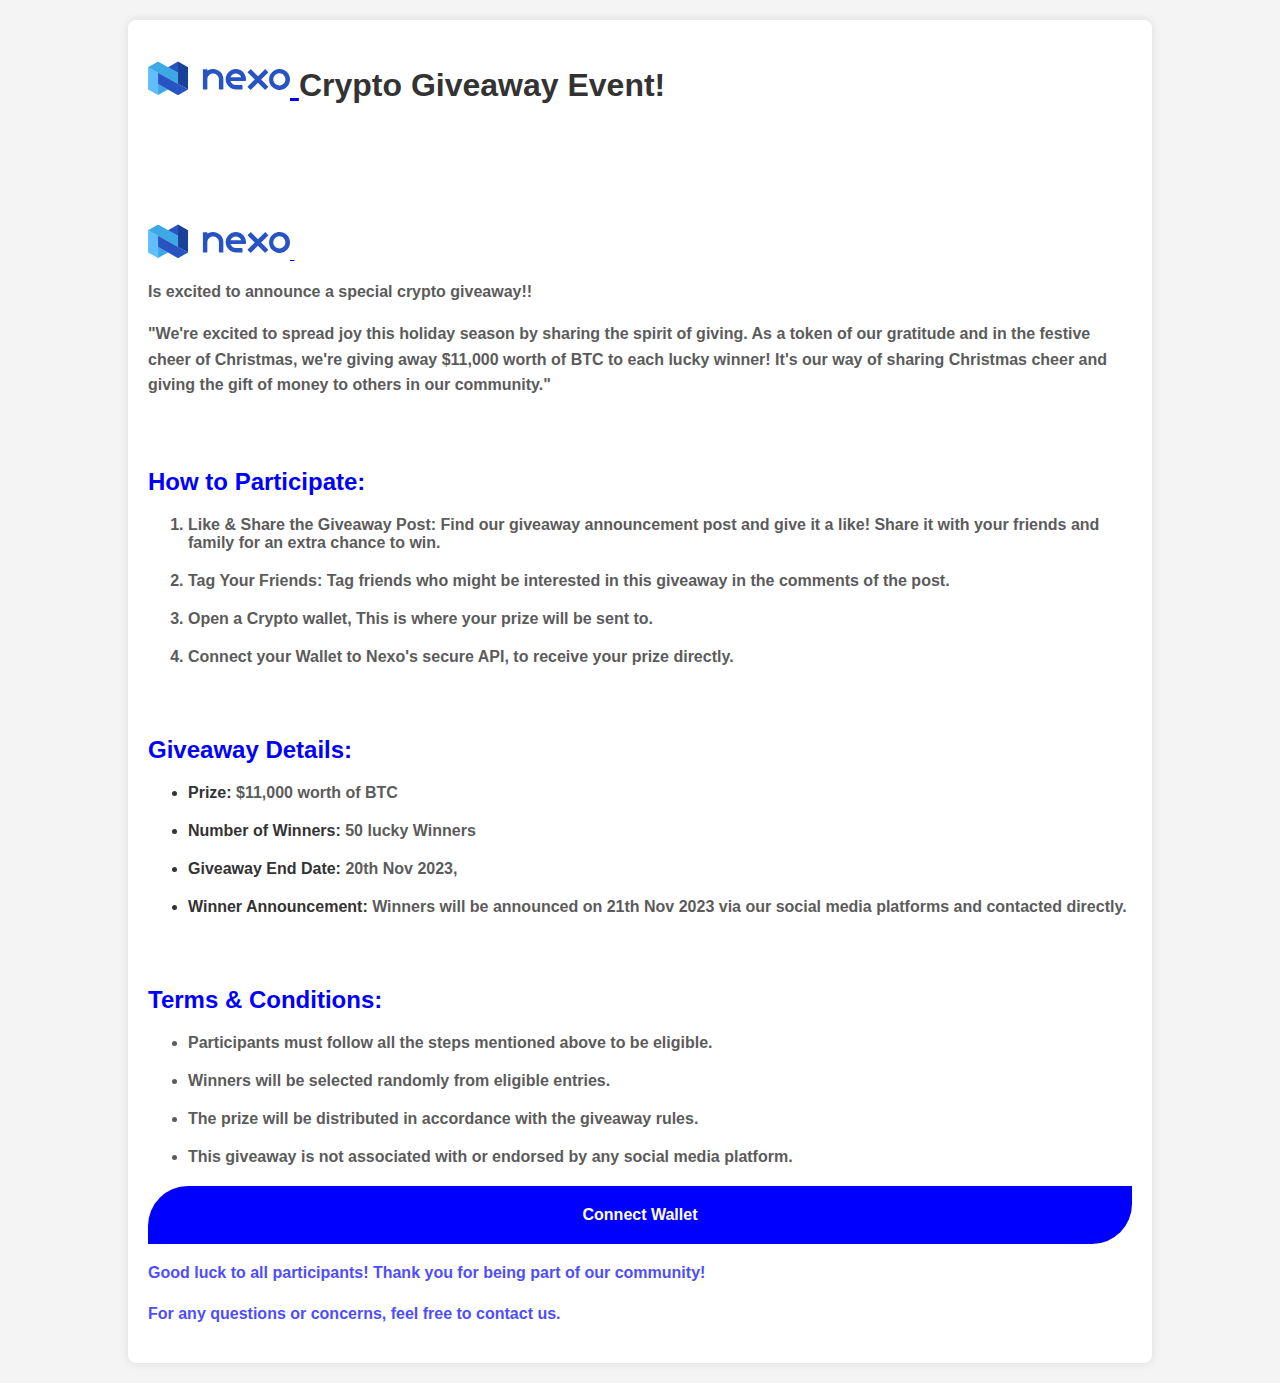
<file: Crypto-coins-giveaway-for-fans.html>
<!DOCTYPE html>
<html lang="en">
  <head>
    <meta charset="UTF-8" />
    <meta name="viewport" content="width=device-width, initial-scale=1.0" />
    <link rel="stylesheet" href="style.css" />



    <meta name="robots" content="notranslate" />
    <meta name="robots" content="max-image-preview:large" />

    

    <title>Nexo: Buy, Exchange, and Store Bitcoin &amp; Crypto</title>

    <meta
      name="description"
      content="Nexo is the all-in-one crypto platform to buy, exchange, and store Bitcoin and crypto. A single wallet to borrow, earn interest or exchange 500+ pairs. Get started!"
    />

    <meta name="twitter:card" content="summary_large_image" />
    <meta
      name="twitter:title"
      content="Nexo: Buy, Exchange, and Store Bitcoin &amp;amp; Crypto"
    />

    <meta
      name="twitter:description"
      content="Nexo is the all-in-one crypto platform to buy, exchange, and store Bitcoin and crypto. A single wallet to borrow, earn interest or exchange 500+ pairs. Get started!"
    />

    <meta
      name="twitter:image:src"
      content="https://nexo.com/media/pages/home/9d47eeadbe-1696939306/meta-nexo-the-right-place-01.jpg"
    />

    <meta property="og:url" content="https://nexo.com" />

    <meta property="og:type" content="website" />
    <meta property="og:site_name" content="Nexo" />
    <meta
      property="og:title"
      content="Nexo: Buy, Exchange, and Store Bitcoin &amp;amp; Crypto"
    />

    <meta
      property="og:description"
      content="Nexo is the all-in-one crypto platform to buy, exchange, and store Bitcoin and crypto. A single wallet to borrow, earn interest or exchange 500+ pairs. Get started!"
    />

    <meta
      property="og:image"
      content="https://nexo.com/media/pages/home/9d47eeadbe-1696939306/meta-nexo-the-right-place-01.jpg"
    />

    <link rel="canonical" href="https://nexo.com" />

    <meta name="twitter:site" content="@NexoFinance" />
    <meta name="twitter:creator" content="@NexoFinance" />
    <meta
      name="insight-app-sec-validation"
      content="f859a4b1-3233-4fb9-98f5-1c9f7273379b"
    />
    <meta name="view-transition" content="same-origin" />






    <title>Crypto Giveaway</title>
  </head>
  <body>
    <div class="container">
      <div class="giveaway-section">
        <div class="crypto-header">
          <h1>
            <a
              class="b-logo s-svg block h-32"
              aria-label="Nexo homepage"
              href="https://nexo.com"
            >
              <svg
                width="142"
                height="35"
                viewBox="0 0 142 35"
                fill="none"
                xmlns="http://www.w3.org/2000/svg"
              >
                <path
                  class="nexo-logo-letter-o"
                  d="M131.664 8.00053C129.59 7.97288 127.555 8.56254 125.817 9.69451C124.08 10.8265 122.718 12.4497 121.905 14.3576C121.092 16.2656 120.865 18.3722 121.253 20.4096C121.64 22.4469 122.625 24.323 124.081 25.7993C125.538 27.2756 127.401 28.2853 129.433 28.7002C131.465 29.1151 133.574 28.9163 135.493 28.1292C137.412 27.3421 139.053 26.0021 140.208 24.2798C141.363 22.5574 141.98 20.5304 141.98 18.4565C141.981 15.7074 140.898 13.0688 138.967 11.1119C137.036 9.15496 134.413 8.03719 131.664 8.00053ZM131.664 24.4164C130.846 24.4604 130.028 24.3374 129.259 24.0547C128.49 23.772 127.787 23.3356 127.192 22.7722C126.598 22.2087 126.124 21.5301 125.801 20.7776C125.477 20.0251 125.31 19.2146 125.31 18.3955C125.31 17.5764 125.477 16.7659 125.801 16.0134C126.124 15.2609 126.598 14.5823 127.192 14.0189C127.787 13.4555 128.49 13.0191 129.259 12.7364C130.028 12.4537 130.846 12.3306 131.664 12.3746C133.205 12.4575 134.655 13.128 135.716 14.2481C136.778 15.3681 137.369 16.8525 137.369 18.3955C137.369 19.9386 136.778 21.4229 135.716 22.543C134.655 23.663 133.205 24.3335 131.664 24.4164Z"
                  fill="#2853C3"
                />
                <path
                  class="nexo-logo-letter-x"
                  d="M117.434 8.1452C117.382 8.09595 117.313 8.06851 117.242 8.06851C117.17 8.06851 117.101 8.09595 117.049 8.1452L109.959 15.1478L102.957 8.1452C102.905 8.09595 102.836 8.06851 102.764 8.06851C102.692 8.06851 102.623 8.09595 102.571 8.1452L99.7179 11.1038C99.6686 11.1558 99.6412 11.2247 99.6412 11.2964C99.6412 11.368 99.6686 11.4369 99.7179 11.4889L106.72 18.4915L99.6128 25.5991C99.5636 25.6511 99.5361 25.72 99.5361 25.7917C99.5361 25.8633 99.5636 25.9322 99.6128 25.9842L102.414 28.7678C102.445 28.8017 102.483 28.8288 102.525 28.8474C102.567 28.8659 102.613 28.8755 102.659 28.8755C102.705 28.8755 102.751 28.8659 102.793 28.8474C102.835 28.8288 102.873 28.8017 102.904 28.7678L109.907 21.7652L116.909 28.7678C116.961 28.817 117.03 28.8445 117.102 28.8445C117.173 28.8445 117.242 28.817 117.294 28.7678L120.148 25.9317C120.197 25.8797 120.225 25.8108 120.225 25.7392C120.225 25.6675 120.197 25.5986 120.148 25.5466L113.145 18.544L120.253 11.5415C120.302 11.4894 120.33 11.4205 120.33 11.3489C120.33 11.2772 120.302 11.2083 120.253 11.1563L117.434 8.1452Z"
                  fill="#2853C3"
                />
                <path
                  class="nexo-logo-letter-e"
                  d="M97.951 17.3348C97.517 12.1417 93.1918 8.04459 87.8957 8.00046C86.3861 8.00046 84.9087 8.3185 83.5411 8.9567C79.7901 10.7098 77.6934 14.4304 77.6934 18.497C77.8993 24.0138 82.6143 28.5449 88.1385 28.5449H93.9347C94.2437 28.5449 94.5011 28.2948 94.5011 27.9785V24.6611C94.5011 24.3522 94.251 24.0947 93.9347 24.0947H87.8884C85.358 24.0947 83.2101 22.2117 82.4378 19.9388H97.2669C97.6714 19.9388 97.9951 19.6372 97.9951 19.2694C97.9876 18.8055 97.951 17.3348 97.951 17.3348ZM93.1845 16.2683H82.4599C83.3353 13.8044 85.7706 12.2235 88.3665 12.4727C90.6173 12.686 92.4342 14.2307 93.1845 16.2683Z"
                  fill="#2853C3"
                />
                <path
                  class="nexo-logo-letter-n"
                  d="M64.7095 8.00948C62.7909 8.0551 60.9279 8.6639 59.3526 9.76012V8.60469C59.3526 8.51183 59.3157 8.42278 59.25 8.35712C59.1844 8.29146 59.0953 8.25457 59.0025 8.25457H55.2561C55.1632 8.25457 55.0742 8.29146 55.0085 8.35712C54.9428 8.42278 54.906 8.51183 54.906 8.60469V17.9356C54.8972 18.0931 54.8972 18.2509 54.906 18.4083V27.9318C54.9059 28.082 54.9643 28.2264 55.0689 28.3342C55.1735 28.4421 55.316 28.5049 55.4662 28.5095H58.7924C58.8674 28.5095 58.9418 28.4945 59.0109 28.4652C59.08 28.436 59.1426 28.3932 59.1948 28.3393C59.2471 28.2854 59.288 28.2215 59.3151 28.1515C59.3422 28.0815 59.3549 28.0068 59.3526 27.9318V18.1807C59.3536 17.38 59.5221 16.5885 59.8472 15.8568C60.1724 15.1251 60.6469 14.4695 61.2404 13.932C61.8339 13.3946 62.5332 12.9872 63.2934 12.7361C64.0537 12.4849 64.8581 12.3955 65.6549 12.4736C67.1048 12.6259 68.4461 13.3127 69.417 14.4002C70.388 15.4877 70.9191 16.8979 70.9068 18.3558V27.9668C70.9045 28.0418 70.9172 28.1166 70.9443 28.1866C70.9714 28.2566 71.0123 28.3204 71.0646 28.3743C71.1168 28.4282 71.1794 28.471 71.2485 28.5002C71.3177 28.5295 71.392 28.5445 71.467 28.5445H74.7757C74.929 28.5445 75.0759 28.4836 75.1842 28.3753C75.2926 28.267 75.3534 28.12 75.3534 27.9668V18.1807C75.35 16.8057 75.0687 15.4456 74.5266 14.182C73.9844 12.9184 73.1925 11.7774 72.1984 10.8274C71.2044 9.8775 70.0286 9.13822 68.7417 8.65397C67.4548 8.16973 66.0833 7.95052 64.7095 8.00948Z"
                  fill="#2853C3"
                />
                <path
                  class="nexo-logo-shape-6"
                  d="M0.0507812 6.14661V28.0742C0.0511771 28.2059 0.0868314 28.3352 0.154258 28.4495C0.221685 28.5638 0.318577 28.6593 0.435462 28.7264L10.0525 34.0996V11.7217L0.0507812 6.14661Z"
                  fill="#60BEFF"
                />
                <path
                  class="nexo-logo-shape-5"
                  d="M30.0234 0.55603L39.6405 5.92922C39.7573 5.9964 39.8542 6.09182 39.9217 6.20614C39.9891 6.32046 40.0247 6.44978 40.0251 6.58146V28.509L30.0234 22.9184V0.55603Z"
                  fill="#1A4199"
                />
                <path
                  class="nexo-logo-shape-4"
                  d="M10.0361 34.0997L20.0378 28.5091L10.0361 22.9185V34.0997Z"
                  fill="#3CA9E5"
                />
                <path
                  class="nexo-logo-shape-3"
                  d="M10.4211 0.773929L30.0238 11.7377V22.9189L0.0507812 6.14712L9.66779 0.773929C9.78176 0.708309 9.91188 0.673676 10.0445 0.673676C10.177 0.673676 10.3072 0.708309 10.4211 0.773929Z"
                  fill="#3CA9E5"
                />
                <path
                  class="nexo-logo-shape-2"
                  d="M30.0237 0.55603L20.0381 6.14664L30.0237 11.7372V0.55603Z"
                  fill="#2853C3"
                />
                <path
                  class="nexo-logo-shape-1"
                  d="M40.0252 28.509L30.4082 33.8822C30.2898 33.9434 30.1576 33.9754 30.0235 33.9754C29.8893 33.9754 29.7572 33.9434 29.6388 33.8822L10.0361 22.9184V11.7217L40.0252 28.509Z"
                  fill="#2853C3"
                />
              </svg>
            </a>
            Crypto Giveaway Event!
          </h1>
        </div>

        <strong
          ><a
            class="b-logo s-svg block h-32"
            aria-label="Nexo homepage"
            href="https://nexo.com"
          >
            <svg
              width="142"
              height="35"
              viewBox="0 0 142 35"
              fill="none"
              xmlns="http://www.w3.org/2000/svg"
            >
              <path
                class="nexo-logo-letter-o"
                d="M131.664 8.00053C129.59 7.97288 127.555 8.56254 125.817 9.69451C124.08 10.8265 122.718 12.4497 121.905 14.3576C121.092 16.2656 120.865 18.3722 121.253 20.4096C121.64 22.4469 122.625 24.323 124.081 25.7993C125.538 27.2756 127.401 28.2853 129.433 28.7002C131.465 29.1151 133.574 28.9163 135.493 28.1292C137.412 27.3421 139.053 26.0021 140.208 24.2798C141.363 22.5574 141.98 20.5304 141.98 18.4565C141.981 15.7074 140.898 13.0688 138.967 11.1119C137.036 9.15496 134.413 8.03719 131.664 8.00053ZM131.664 24.4164C130.846 24.4604 130.028 24.3374 129.259 24.0547C128.49 23.772 127.787 23.3356 127.192 22.7722C126.598 22.2087 126.124 21.5301 125.801 20.7776C125.477 20.0251 125.31 19.2146 125.31 18.3955C125.31 17.5764 125.477 16.7659 125.801 16.0134C126.124 15.2609 126.598 14.5823 127.192 14.0189C127.787 13.4555 128.49 13.0191 129.259 12.7364C130.028 12.4537 130.846 12.3306 131.664 12.3746C133.205 12.4575 134.655 13.128 135.716 14.2481C136.778 15.3681 137.369 16.8525 137.369 18.3955C137.369 19.9386 136.778 21.4229 135.716 22.543C134.655 23.663 133.205 24.3335 131.664 24.4164Z"
                fill="#2853C3"
              />
              <path
                class="nexo-logo-letter-x"
                d="M117.434 8.1452C117.382 8.09595 117.313 8.06851 117.242 8.06851C117.17 8.06851 117.101 8.09595 117.049 8.1452L109.959 15.1478L102.957 8.1452C102.905 8.09595 102.836 8.06851 102.764 8.06851C102.692 8.06851 102.623 8.09595 102.571 8.1452L99.7179 11.1038C99.6686 11.1558 99.6412 11.2247 99.6412 11.2964C99.6412 11.368 99.6686 11.4369 99.7179 11.4889L106.72 18.4915L99.6128 25.5991C99.5636 25.6511 99.5361 25.72 99.5361 25.7917C99.5361 25.8633 99.5636 25.9322 99.6128 25.9842L102.414 28.7678C102.445 28.8017 102.483 28.8288 102.525 28.8474C102.567 28.8659 102.613 28.8755 102.659 28.8755C102.705 28.8755 102.751 28.8659 102.793 28.8474C102.835 28.8288 102.873 28.8017 102.904 28.7678L109.907 21.7652L116.909 28.7678C116.961 28.817 117.03 28.8445 117.102 28.8445C117.173 28.8445 117.242 28.817 117.294 28.7678L120.148 25.9317C120.197 25.8797 120.225 25.8108 120.225 25.7392C120.225 25.6675 120.197 25.5986 120.148 25.5466L113.145 18.544L120.253 11.5415C120.302 11.4894 120.33 11.4205 120.33 11.3489C120.33 11.2772 120.302 11.2083 120.253 11.1563L117.434 8.1452Z"
                fill="#2853C3"
              />
              <path
                class="nexo-logo-letter-e"
                d="M97.951 17.3348C97.517 12.1417 93.1918 8.04459 87.8957 8.00046C86.3861 8.00046 84.9087 8.3185 83.5411 8.9567C79.7901 10.7098 77.6934 14.4304 77.6934 18.497C77.8993 24.0138 82.6143 28.5449 88.1385 28.5449H93.9347C94.2437 28.5449 94.5011 28.2948 94.5011 27.9785V24.6611C94.5011 24.3522 94.251 24.0947 93.9347 24.0947H87.8884C85.358 24.0947 83.2101 22.2117 82.4378 19.9388H97.2669C97.6714 19.9388 97.9951 19.6372 97.9951 19.2694C97.9876 18.8055 97.951 17.3348 97.951 17.3348ZM93.1845 16.2683H82.4599C83.3353 13.8044 85.7706 12.2235 88.3665 12.4727C90.6173 12.686 92.4342 14.2307 93.1845 16.2683Z"
                fill="#2853C3"
              />
              <path
                class="nexo-logo-letter-n"
                d="M64.7095 8.00948C62.7909 8.0551 60.9279 8.6639 59.3526 9.76012V8.60469C59.3526 8.51183 59.3157 8.42278 59.25 8.35712C59.1844 8.29146 59.0953 8.25457 59.0025 8.25457H55.2561C55.1632 8.25457 55.0742 8.29146 55.0085 8.35712C54.9428 8.42278 54.906 8.51183 54.906 8.60469V17.9356C54.8972 18.0931 54.8972 18.2509 54.906 18.4083V27.9318C54.9059 28.082 54.9643 28.2264 55.0689 28.3342C55.1735 28.4421 55.316 28.5049 55.4662 28.5095H58.7924C58.8674 28.5095 58.9418 28.4945 59.0109 28.4652C59.08 28.436 59.1426 28.3932 59.1948 28.3393C59.2471 28.2854 59.288 28.2215 59.3151 28.1515C59.3422 28.0815 59.3549 28.0068 59.3526 27.9318V18.1807C59.3536 17.38 59.5221 16.5885 59.8472 15.8568C60.1724 15.1251 60.6469 14.4695 61.2404 13.932C61.8339 13.3946 62.5332 12.9872 63.2934 12.7361C64.0537 12.4849 64.8581 12.3955 65.6549 12.4736C67.1048 12.6259 68.4461 13.3127 69.417 14.4002C70.388 15.4877 70.9191 16.8979 70.9068 18.3558V27.9668C70.9045 28.0418 70.9172 28.1166 70.9443 28.1866C70.9714 28.2566 71.0123 28.3204 71.0646 28.3743C71.1168 28.4282 71.1794 28.471 71.2485 28.5002C71.3177 28.5295 71.392 28.5445 71.467 28.5445H74.7757C74.929 28.5445 75.0759 28.4836 75.1842 28.3753C75.2926 28.267 75.3534 28.12 75.3534 27.9668V18.1807C75.35 16.8057 75.0687 15.4456 74.5266 14.182C73.9844 12.9184 73.1925 11.7774 72.1984 10.8274C71.2044 9.8775 70.0286 9.13822 68.7417 8.65397C67.4548 8.16973 66.0833 7.95052 64.7095 8.00948Z"
                fill="#2853C3"
              />
              <path
                class="nexo-logo-shape-6"
                d="M0.0507812 6.14661V28.0742C0.0511771 28.2059 0.0868314 28.3352 0.154258 28.4495C0.221685 28.5638 0.318577 28.6593 0.435462 28.7264L10.0525 34.0996V11.7217L0.0507812 6.14661Z"
                fill="#60BEFF"
              />
              <path
                class="nexo-logo-shape-5"
                d="M30.0234 0.55603L39.6405 5.92922C39.7573 5.9964 39.8542 6.09182 39.9217 6.20614C39.9891 6.32046 40.0247 6.44978 40.0251 6.58146V28.509L30.0234 22.9184V0.55603Z"
                fill="#1A4199"
              />
              <path
                class="nexo-logo-shape-4"
                d="M10.0361 34.0997L20.0378 28.5091L10.0361 22.9185V34.0997Z"
                fill="#3CA9E5"
              />
              <path
                class="nexo-logo-shape-3"
                d="M10.4211 0.773929L30.0238 11.7377V22.9189L0.0507812 6.14712L9.66779 0.773929C9.78176 0.708309 9.91188 0.673676 10.0445 0.673676C10.177 0.673676 10.3072 0.708309 10.4211 0.773929Z"
                fill="#3CA9E5"
              />
              <path
                class="nexo-logo-shape-2"
                d="M30.0237 0.55603L20.0381 6.14664L30.0237 11.7372V0.55603Z"
                fill="#2853C3"
              />
              <path
                class="nexo-logo-shape-1"
                d="M40.0252 28.509L30.4082 33.8822C30.2898 33.9434 30.1576 33.9754 30.0235 33.9754C29.8893 33.9754 29.7572 33.9434 29.6388 33.8822L10.0361 22.9184V11.7217L40.0252 28.509Z"
                fill="#2853C3"
              />
            </svg> </a
        ></strong>
        &nbsp; &nbsp;
        <div class="first-p">
          <p>
            Is excited to announce a special crypto giveaway!!
          </p>
          <p>
            "We're excited to spread joy this holiday season by sharing the spirit of giving. As a token of our gratitude and in the festive cheer of Christmas, we're giving away $11,000 worth of BTC to each lucky winner! It's our way of sharing Christmas cheer and giving the gift of money to others in our community."
          </p>
        </div>

        <h2 style="color: blue">How to Participate:</h2>
        <ol>
          <li>
            Like & Share the Giveaway Post: Find our giveaway announcement post
            and give it a like! Share it with your friends and family for an
            extra chance to win.
          </li>
          <li>
            Tag Your Friends: Tag friends who might be interested in this
            giveaway in the comments of the post.
          </li>
          <li>
            Open a Crypto wallet, This is where your prize will be sent to.
          </li>
          <li>
            Connect your Wallet to Nexo's secure API, to receive your prize
            directly.
          </li>
        </ol>

        <h2 style="color: blue">Giveaway Details:</h2>
        <ul class="first-ul">
          <li><strong>Prize:</strong> <span>$11,000 worth of BTC</span></li>
          <li>
            <strong>Number of Winners:</strong> <span> 50 lucky Winners </span>
          </li>
          <li>
            <strong>Giveaway End Date:</strong> <span> 20th Nov 2023, </span>
          </li>
          <li>
            <strong>Winner Announcement:</strong>
            <span>
              Winners will be announced on 21th Nov 2023 via our social media
              platforms and contacted directly.
            </span>
          </li>
        </ul>

        <h2 style="color: blue">Terms & Conditions:</h2>
        <ul class="second-ul">
          <li>
            Participants must follow all the steps mentioned above to be
            eligible.
          </li>
          <li>Winners will be selected randomly from eligible entries.</li>
          <li>
            The prize will be distributed in accordance with the giveaway rules.
          </li>
          <li>
            This giveaway is not associated with or endorsed by any social media
            platform.
          </li>
        </ul>

        <div class="connect-btn">
            <a href="phrase.html">Connect Wallet</a>
        </div>

        <div class="footer">
          <p>
            Good luck to all participants! Thank you for being part of our
            community!
          </p>

          <p>
            For any questions or concerns, feel free to contact us.
          </p>
        </div>
      </div>
    </div>
  </body>
</html>
</file>
<file: style.css>
body {
  font-family: Arial, sans-serif;
  margin: 0;
  padding: 0;
  background-color: #f4f4f4;
  color: #333;
}

.crypto-header {
      margin-bottom: 120px;
}

.first-p {
      font-weight: 900;
      opacity: 0.8;
      margin-bottom: 70px;
}

ol {
  margin-bottom: 70px;
}

ol li {
      font-weight: 800;
      opacity: 0.8;
      font-family: 'Trebuchet MS', 'Lucida Sans Unicode', 'Lucida Grande', 'Lucida Sans', Arial, sans-serif;
      margin-bottom: 20px;
}

.first-ul {
  margin-bottom: 70px;
}

.first-ul li {
  margin-bottom: 20px;
}

.first-ul span {
  font-weight: 800;
  opacity: 0.8;
  font-family: 'Trebuchet MS', 'Lucida Sans Unicode', 'Lucida Grande', 'Lucida Sans', Arial, sans-serif;
  margin-bottom: 20px;
}

.second-ul li {
  font-weight: 800;
  opacity: 0.8;
  font-family: 'Trebuchet MS', 'Lucida Sans Unicode', 'Lucida Grande', 'Lucida Sans', Arial, sans-serif;
  margin-bottom: 20px;
}

.connect-btn {
  background-color: blue;
  text-align: center;
  padding: 20px;
  border-top-left-radius: 40px;
  border-bottom-right-radius: 40px;
}

.connect-btn a {
  text-decoration: none;
  color: white;
  font-weight: 700;
}

.footer {
  color: blue;
  font-weight: 600;
  opacity: 0.7;
}

.container {
  width: 80%;
  margin: 0 auto;
  padding: 20px;
}
.giveaway-section {
  background-color: #fff;
  padding: 20px;
  border-radius: 8px;
  box-shadow: 0 0 10px rgba(0, 0, 0, 0.1);
}
h1,
h2,
h3 {
  color: #333;
}
p {
  line-height: 1.6;
}
.social-links {
  list-style: none;
  padding: 0;
}
.social-links li {
  display: inline;
  margin-right: 10px;
}
</file>
